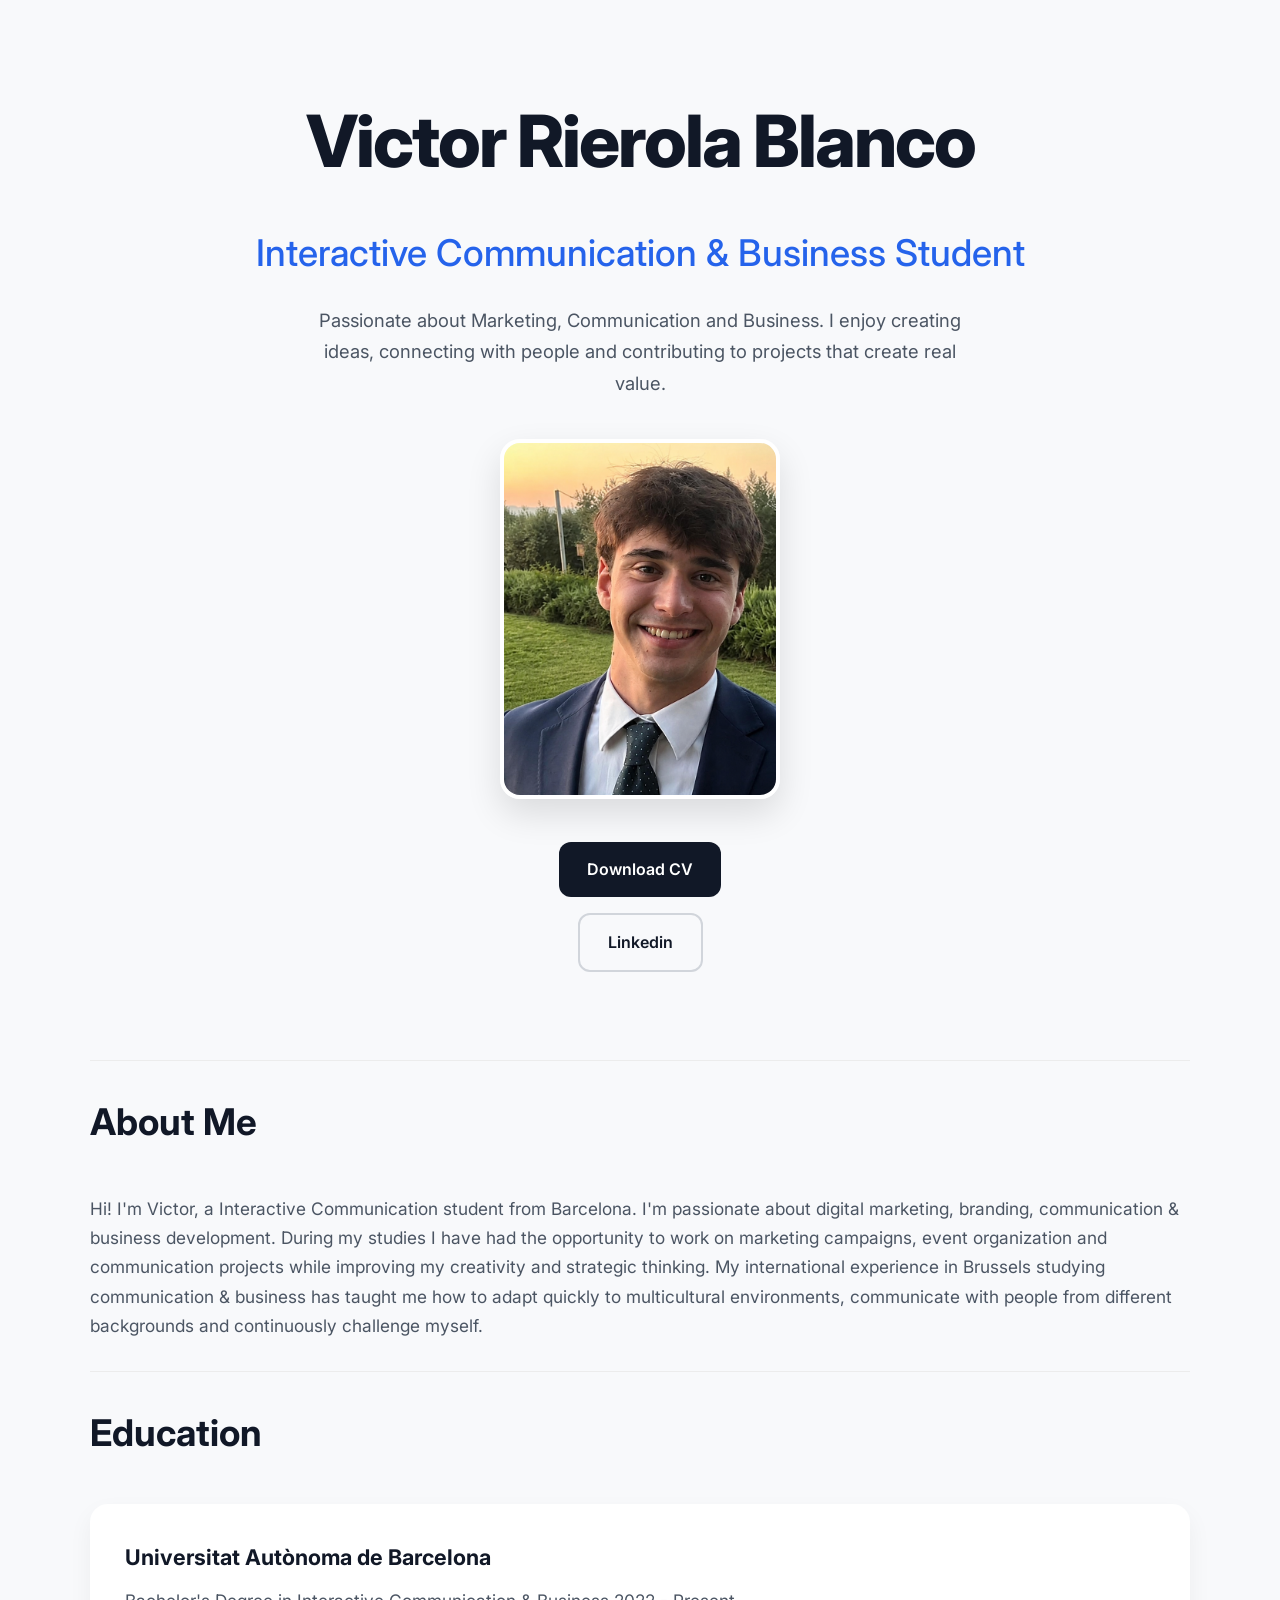
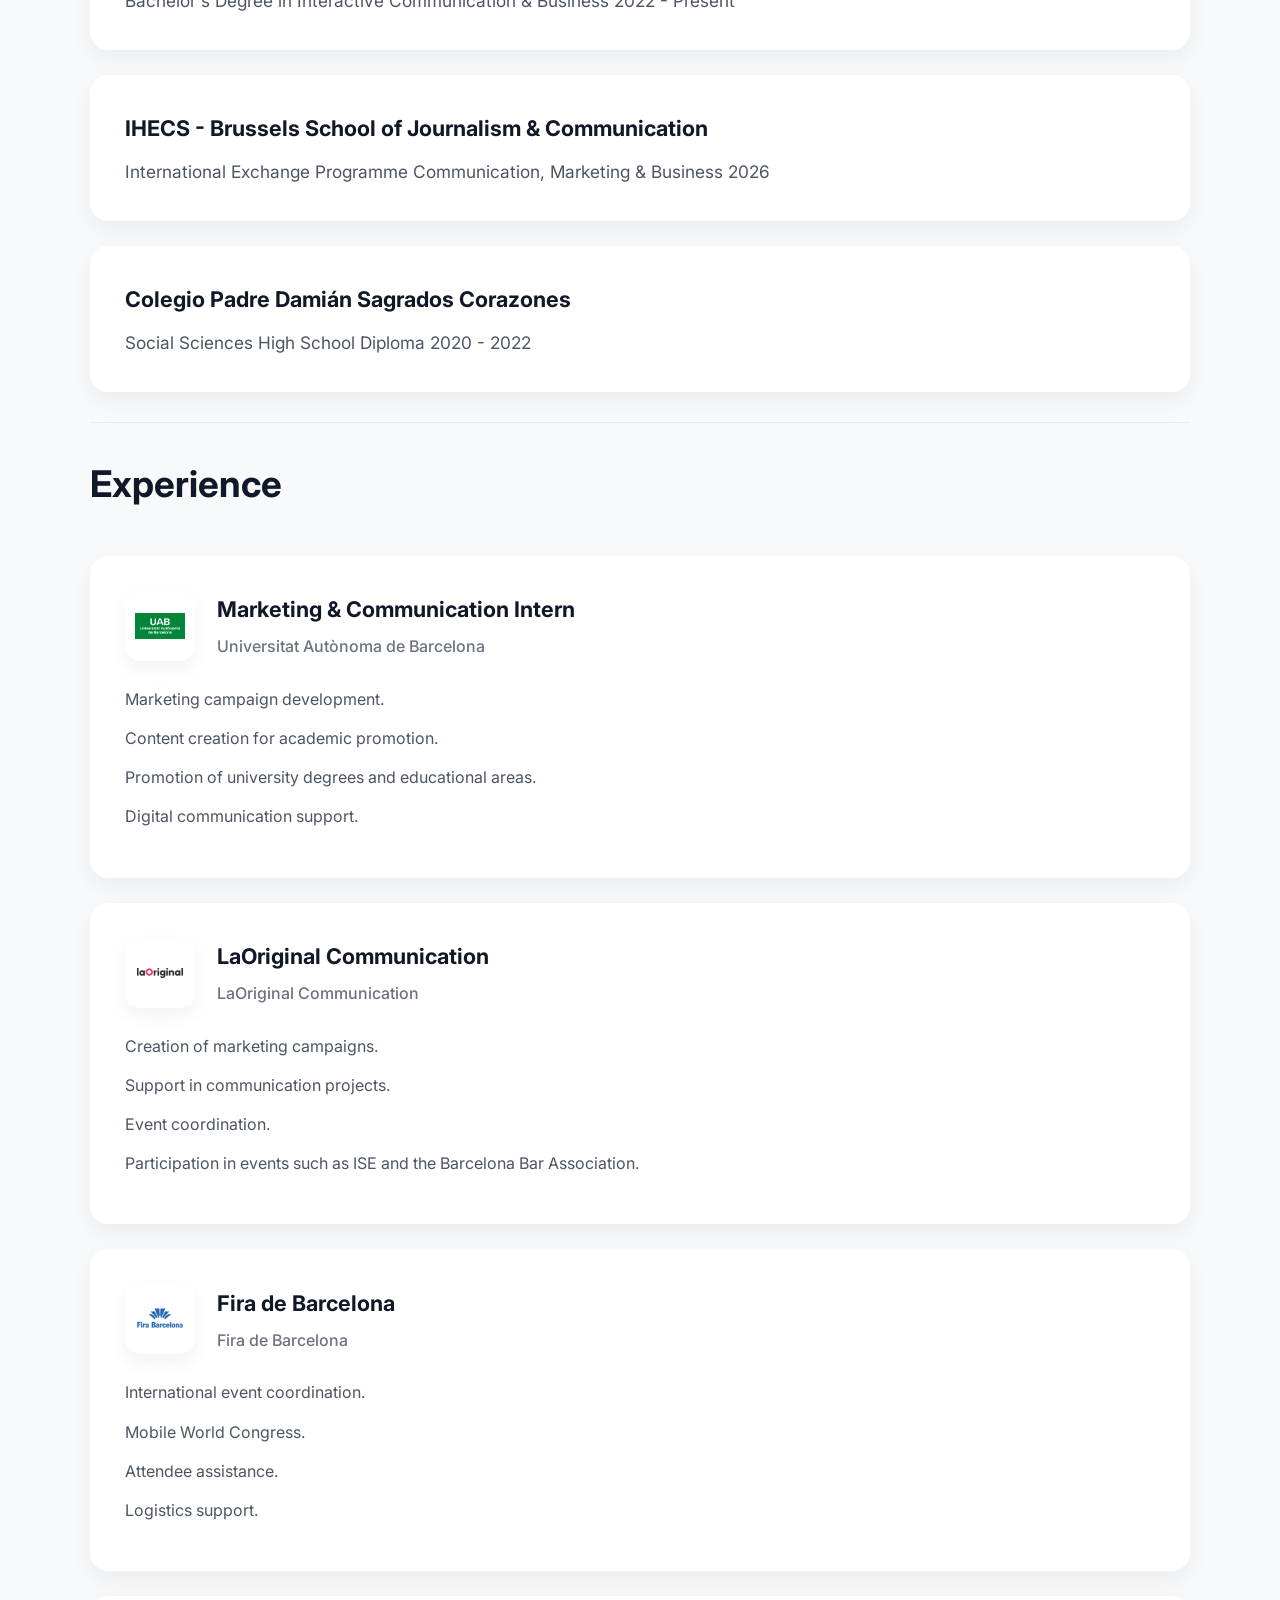
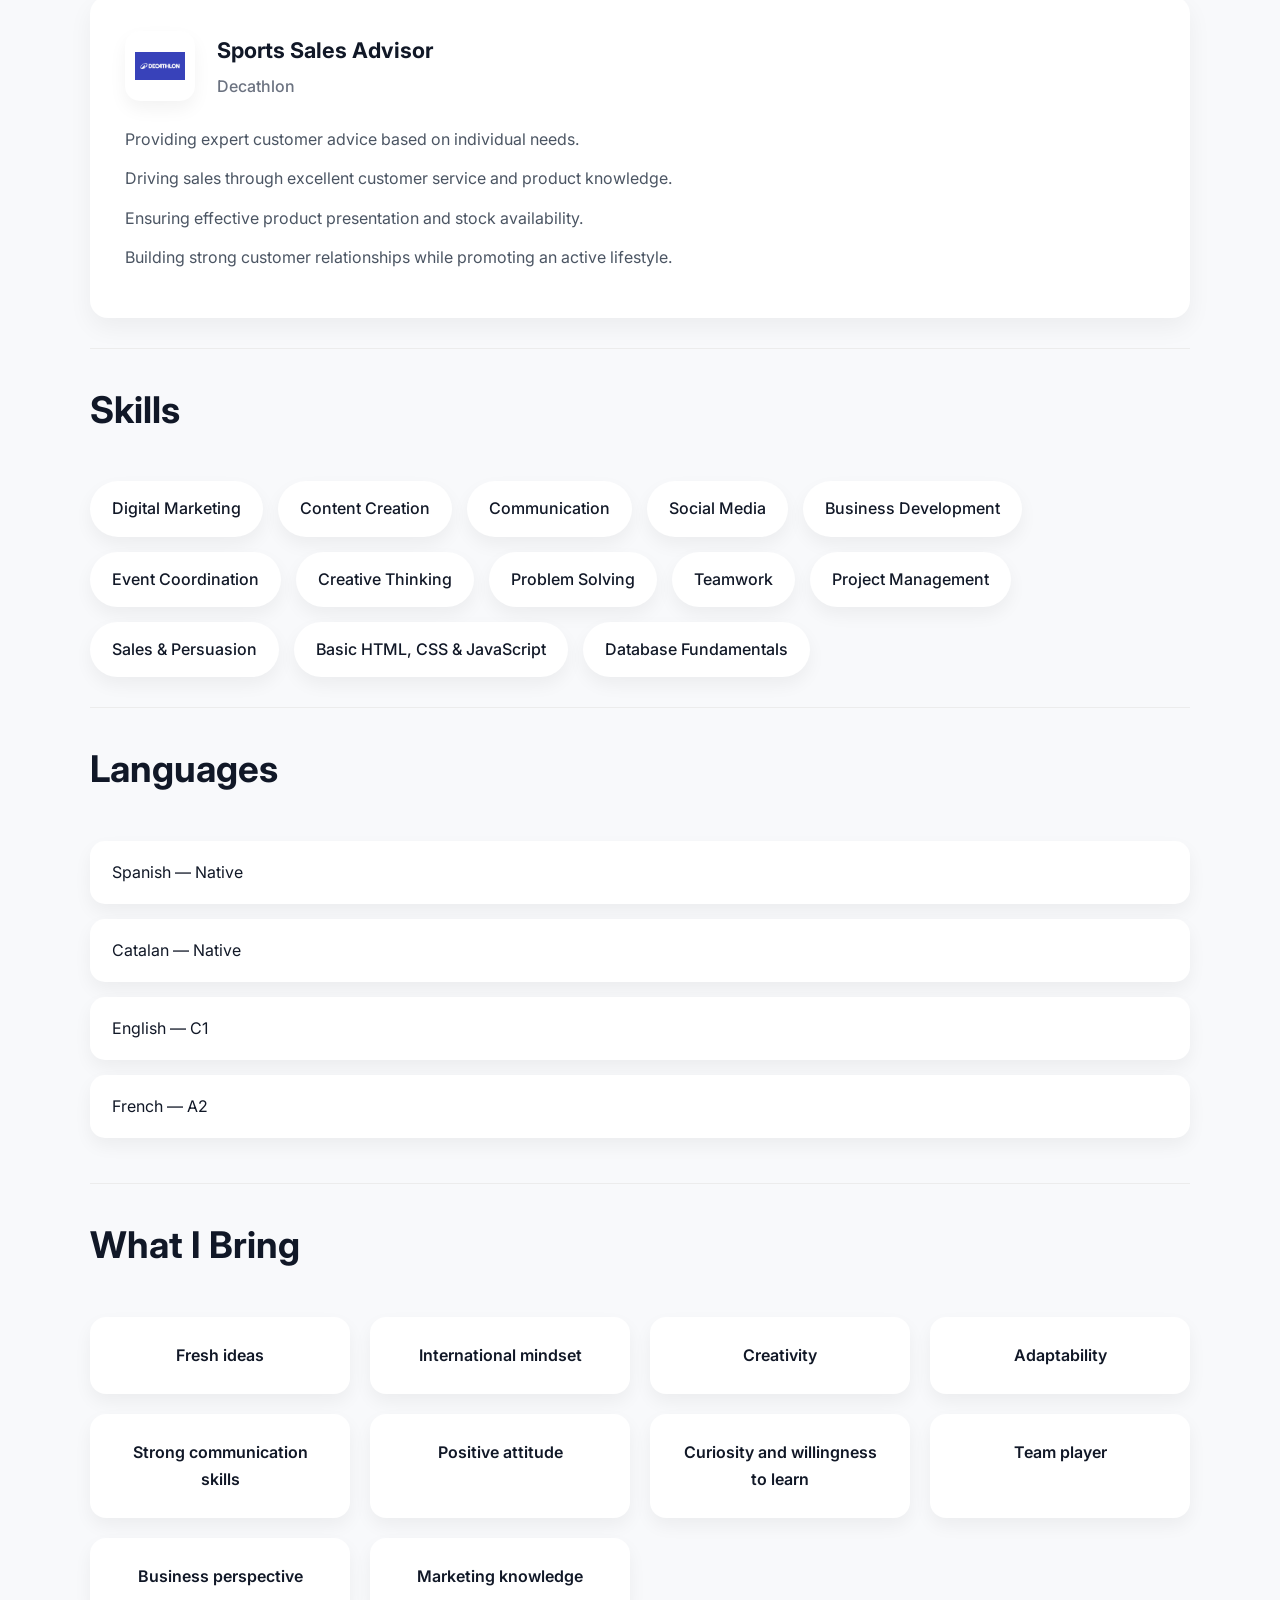
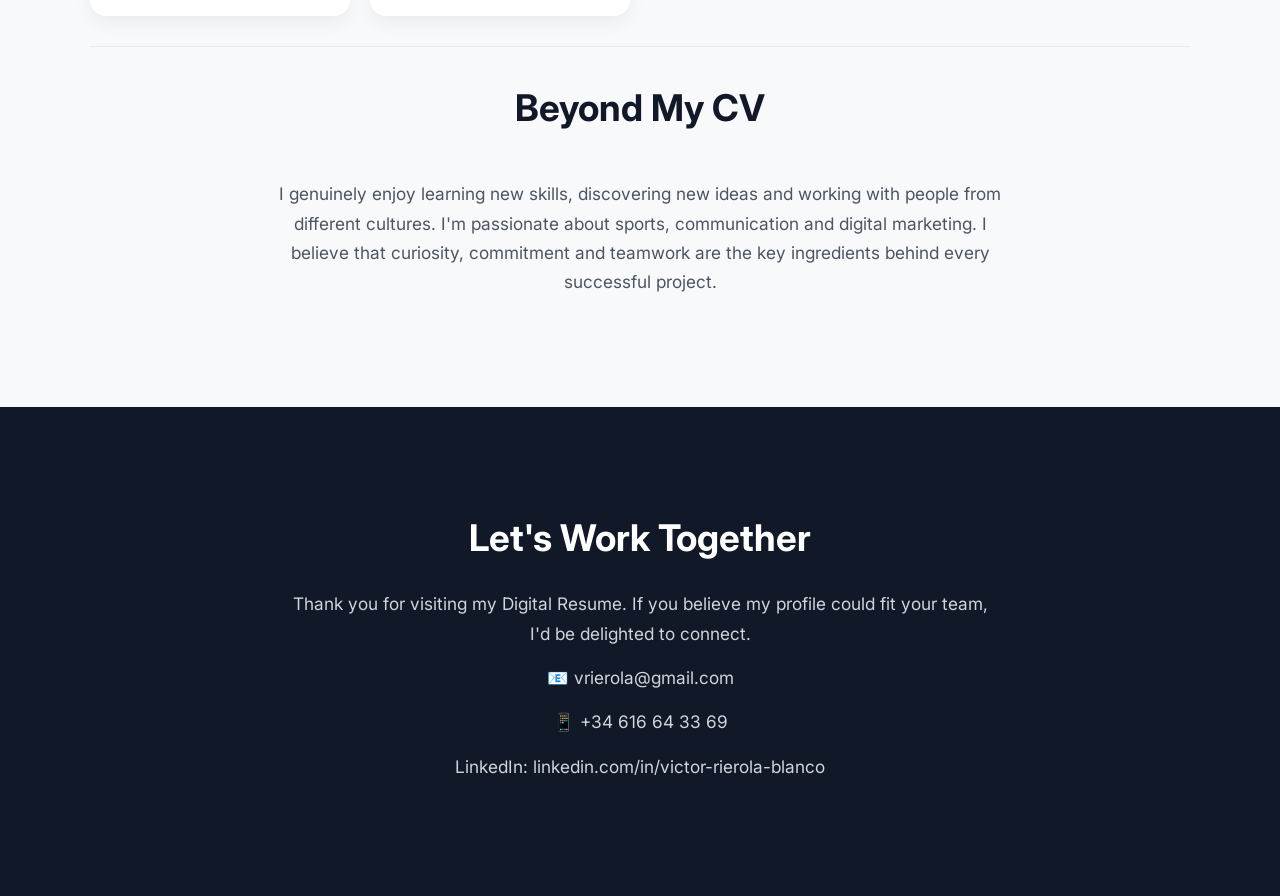
<file: index.html>
<!DOCTYPE html>
<html lang="en">

<head>

    <meta charset="UTF-8">
    <meta name="viewport" content="width=device-width, initial-scale=1.0">
    <link rel="stylesheet" href="style.css">
    <title>Victor Rierola | Digital Resume</title>

</head>

<body>

    <!-- HERO -->

    <header>
        
        
        <h1>Victor Rierola Blanco</h1>


        <h2>Interactive Communication & Business Student</h2>

        <p>
            Passionate about Marketing, Communication and Business.
            I enjoy creating ideas, connecting with people and contributing
            to projects that create real value.
        </p>

        <div class="profile-picture">
            <img src="assets/images/ProfilePicture.png" alt="Victor Rierola Blanco">
        </div>

        <a href="assets/documents/CV-VICTORRIEROLA2026.pdf" download>Download CV</a>

        <a href="https://www.linkedin.com/in/victor-rierola-blanco" target="_blank">Linkedin</a>

    </header>



    <!-- ABOUT -->

    <section id="about">

        <h2>About Me</h2>

        <p>

            Hi!

            I'm Victor, a Interactive Communication student from Barcelona.

            I'm passionate about digital marketing, branding, communication &
            business development.

            During my studies I have had the opportunity to work on marketing
            campaigns, event organization and communication projects while
            improving my creativity and strategic thinking.

            My international experience in Brussels studying communication & business 
            has taught me how to adapt quickly to multicultural environments, 
            communicate with people from different backgrounds and continuously 
            challenge myself.

        </p>

    </section>



    <!-- EDUCATION -->

    <section id="education">

        <h2>Education</h2>

        <article>

            <h3>Universitat Autònoma de Barcelona</h3>

            <p>

                Bachelor's Degree in Interactive Communication & Business

                2022 - Present

            </p>

        </article>

        <article>

            <h3>IHECS - Brussels School of Journalism & Communication</h3>

            <p>

                International Exchange Programme

                Communication, Marketing & Business

                2026

            </p>

        </article>

        <article>

            <h3>Colegio Padre Damián Sagrados Corazones</h3>

            <p>

                Social Sciences High School Diploma

                2020 - 2022

            </p>

        </article>

    </section>



    <!-- EXPERIENCE -->

    <section id="experience">

        <h2>Experience</h2>

        <article class="experience-card">

            <div class="experience-header">
        
                <img src="assets/images/uablogo.jpg" alt="UAB Logo">
        
                <div>
        
                    <h3>Marketing & Communication Intern</h3>
        
                    <h4>Universitat Autònoma de Barcelona</h4>
        
                </div>
        
            </div>
        
            <ul>
        
                <li>Marketing campaign development.</li>
        
                <li>Content creation for academic promotion.</li>
        
                <li>Promotion of university degrees and educational areas.</li>
        
                <li>Digital communication support.</li>
        
            </ul>
        
        </article>
        
    <article class="experience-card">

        <div class="experience-header">

            <img src="assets/images/logo-laOriginal-Communication.png" alt="Original Communication Logo">

            <div>

                <h3>LaOriginal Communication</h3>

                <h4>LaOriginal Communication</h4>

            </div>

        </div>

        <ul>

            <li>Creation of marketing campaigns.</li>

            <li>Support in communication projects.</li>

            <li>Event coordination.</li>

            <li>Participation in events such as ISE and the Barcelona Bar Association.</li>

        </ul>

    </article>

    <article class="experience-card">

        <div class="experience-header">

            <img src="assets/images/logofirabarcelona.webp" alt="Fira de Barcelona Logo">

            <div>

                <h3>Fira de Barcelona</h3>

                <h4>Fira de Barcelona</h4>

            </div>

        </div>

        <ul>

            <li>International event coordination.</li>

            <li>Mobile World Congress.</li>

            <li>Attendee assistance.</li>

            <li>Logistics support.</li>

        </ul>

    </article>
    <article class="experience-card">

        <div class="experience-header">
    
            <img src="assets/images/logodecathlon.avif" alt="UAB Logo">
    
            <div>
    
                <h3>Sports Sales Advisor</h3>
    
                <h4>Decathlon</h4>
    
            </div>
    
        </div>
    
        <ul>
    
            <li>Providing expert customer advice based on individual needs.</li>

            <li>Driving sales through excellent customer service and product knowledge.</li>

            <li>Ensuring effective product presentation and stock availability.</li>

            <li>Building strong customer relationships while promoting an active lifestyle.</li>
    
        </ul>
    
        </article>

    </section>



    <!-- SKILLS -->

    <section id="skills">

        <h2>Skills</h2>

        <ul>

            <li>Digital Marketing</li>

            <li>Content Creation</li>

            <li>Communication</li>

            <li>Social Media</li>

            <li>Business Development</li>

            <li>Event Coordination</li>

            <li>Creative Thinking</li>

            <li>Problem Solving</li>

            <li>Teamwork</li>

            <li>Project Management</li>

            <li>Sales & Persuasion</li>

            <li>Basic HTML, CSS & JavaScript</li>

            <li>Database Fundamentals</li>

        </ul>

    </section>



    <!-- LANGUAGES -->

    <section id="languages">

        <h2>Languages</h2>

        <ul>

            <li>Spanish — Native</li>

            <li>Catalan — Native</li>

            <li>English — C1</li>

            <li>French — A2</li>

        </ul>

    </section>



    <!-- PROJECTS -->

    <!--<section id="projects">

        <h2>Projects</h2>

        <article>

            <h3>Gola.Games</h3>

            <p>

                Personal sports and gaming website designed to explore
                content creation, web design and user experience.

            </p>

        </article>

        <article>

            <h3>Marketing Campaigns</h3>

            <p>

                Development of communication campaigns and promotional
                content for the Universitat Autònoma de Barcelona.

            </p>

        </article>

        <article>

            <h3>Creative Projects</h3>

            <p>

                University communication and branding projects focused on
                creativity, storytelling and audience engagement.

            </p>

        </article>

    </section>-->



    <!-- WHAT I BRING -->

    <section id="bring">

        <h2>What I Bring</h2>

        <ul>

            <li>Fresh ideas</li>

            <li>International mindset</li>

            <li>Creativity</li>

            <li>Adaptability</li>

            <li>Strong communication skills</li>

            <li>Positive attitude</li>

            <li>Curiosity and willingness to learn</li>

            <li>Team player</li>

            <li>Business perspective</li>

            <li>Marketing knowledge</li>

        </ul>

    </section>



    <!-- PERSONAL -->

    <section id="personal">

        <h2>Beyond My CV</h2>

        <p>

            I genuinely enjoy learning new skills, discovering new ideas
            and working with people from different cultures.

            I'm passionate about sports, communication and digital marketing.

            I believe that curiosity, commitment and teamwork are the key
            ingredients behind every successful project.

        </p>

    </section>



    <!-- CONTACT -->

    <footer>

        <h2>Let's Work Together</h2>

        <p>

            Thank you for visiting my Digital Resume.

            If you believe my profile could fit your team,
            I'd be delighted to connect.

        </p>

        <p>

            📧 vrierola@gmail.com

        </p>

        <p>

            📱 +34 616 64 33 69

        </p>

        <p>

            LinkedIn:
            linkedin.com/in/victor-rierola-blanco

        </p>

    </footer>

</body>

</html>
</file>
<file: style.css>
/*==========================
  Victor Rierola Portfolio
==========================*/

/* Google Font */
@import url('https://fonts.googleapis.com/css2?family=Inter:wght@300;400;500;600;700;800&display=swap');

*{
    margin:0;
    padding:0;
    box-sizing:border-box;
}

html{
    scroll-behavior:smooth;
}

body{

    font-family:'Inter',sans-serif;

    background:#F8F9FB;

    color:#111827;

    line-height:1.7;

}

/*==========================
GENERAL
==========================*/

section{

    width:min(1100px,90%);

    margin:auto;

    padding:30px 0;

}

h1{

    font-size:4.5rem;

    font-weight:800;

    letter-spacing:-2px;

}

h2{

    font-size:2.3rem;

    margin-bottom:40px;

    font-weight:700;

}

h3{

    font-size:1.35rem;

    margin-bottom:10px;

}

h4{

    font-size:1rem;

    color:#6B7280;

    margin-bottom:20px;

    font-weight:500;

}

p{

    color:#4B5563;

    font-size:1.08rem;

}

ul{

    list-style:none;

}

/*==========================
HEADER
==========================*/

/*==========================
PROFILE PICTURE
==========================*/

/*==========================
PROFILE PICTURE
==========================*/

/*==========================
PROFILE PICTURE
==========================*/

/*==========================
PROFILE PICTURE
==========================*/

/*==========================
PROFILE PICTURE
==========================*/

/*==========================
PROFILE PICTURE
==========================*/

/*==========================
PROFILE PICTURE
==========================*/

/*==========================
PROFILE PICTURE
==========================*/

.profile-picture{

    width:280px;
    height:360px;

    margin:0 auto 35px;

    overflow:hidden;

    border-radius:20px;

    border:4px solid #ffffff;

    box-shadow:0 15px 35px rgba(0,0,0,.12);

}

.profile-picture img{

    width:100%;
    height:100%;

    object-fit:cover;

    object-position:center center;

    display:block;

}
header{

    min-height:100vh;

    padding:80px 0;

    display:flex;

    flex-direction:column;

    justify-content:center;

    align-items:center;

    text-align:center;

    width:min(900px,90%);

    margin:auto;

}

header h2{

    color:#2563EB;

    font-weight:500;

    margin:20px 0;

}

header p{

    max-width:650px;

    margin-bottom:40px;

    font-size:1.15rem;

}

header a{

    display:inline-block;

    margin:8px;

    padding:14px 28px;

    text-decoration:none;

    border-radius:12px;

    transition:.3s;

    font-weight:600;

}

header a:first-of-type{

    background:#111827;

    color:white;

}

header a:last-of-type{

    border:2px solid #D1D5DB;

    color:#111827;

}

header a:hover{

    transform:translateY(-4px);

    box-shadow:0 15px 35px rgba(0,0,0,.1);

}

/*==========================
SECTIONS
==========================*/

section{

    border-top:1px solid #ECECEC;

}

/*==========================
CARDS
==========================*/

article{

    background:white;

    border-radius:18px;

    padding:35px;

    margin-top:25px;

    box-shadow:0 10px 25px rgba(0,0,0,.05);

    transition:.3s;

}

article:hover{

    transform:translateY(-6px);

    box-shadow:0 18px 40px rgba(0,0,0,.08);

}

article ul{

    margin-top:20px;

}

article li{

    margin-bottom:12px;

    color:#4B5563;

}

/*==========================
SKILLS
==========================*/

#skills ul{

    display:flex;

    flex-wrap:wrap;

    gap:15px;

}

#skills li{

    background:white;

    padding:14px 22px;

    border-radius:50px;

    font-weight:500;

    box-shadow:0 8px 18px rgba(0,0,0,.05);

    transition:.25s;

}

#skills li:hover{

    background:#2563EB;

    color:white;

}

/*==========================
LANGUAGES
==========================*/

#languages li{

    background:white;

    margin-bottom:15px;

    padding:18px 22px;

    border-radius:15px;

    box-shadow:0 8px 18px rgba(0,0,0,.05);

}

/*==========================
WHAT I BRING
==========================*/

#bring ul{

    display:grid;

    grid-template-columns:repeat(auto-fit,minmax(240px,1fr));

    gap:20px;

}

#bring li{

    background:white;

    padding:25px;

    border-radius:16px;

    text-align:center;

    font-weight:600;

    box-shadow:0 8px 18px rgba(0,0,0,.05);

    transition:.3s;

}

#bring li:hover{

    transform:translateY(-5px);

}

/*==========================
PERSONAL
==========================*/

#personal{

    text-align:center;

}

#personal p{

    max-width:750px;

    margin:auto;

}

/*==========================
FOOTER
==========================*/

footer{

    background:#111827;

    color:white;

    text-align:center;

    padding:100px 20px;

    margin-top:80px;

}

footer h2{

    color:white;

    margin-bottom:20px;

}

footer p{

    color:#D1D5DB;

    margin:15px auto;

    max-width:700px;

}

/*==========================
SCROLLBAR
==========================*/

::-webkit-scrollbar{

    width:10px;

}

::-webkit-scrollbar-track{

    background:#F3F4F6;

}

::-webkit-scrollbar-thumb{

    background:#C7C7C7;

    border-radius:20px;

}

::-webkit-scrollbar-thumb:hover{

    background:#999;

}

/*==========================
RESPONSIVE
==========================*/

@media(max-width:768px){

    h1{

        font-size:3rem;

    }

    h2{

        font-size:2rem;

    }

    header{

        height:auto;

        padding:120px 0;

    }

    section{

        padding:70px 0;

    }

}
/*==========================
EXPERIENCE
==========================*/

.experience-card{

    padding:35px;

}

.experience-header{

    display:flex;

    align-items:center;

    gap:22px;

    margin-bottom:25px;

}

.experience-header img{

    width:70px;

    height:70px;

    object-fit:contain;

    background:white;

    border-radius:15px;

    padding:10px;

    box-shadow:0 8px 18px rgba(0,0,0,.05);

}

.experience-header h3{

    margin-bottom:5px;

}

.experience-header h4{

    margin:0;

    color:#6B7280;

}
</file>
